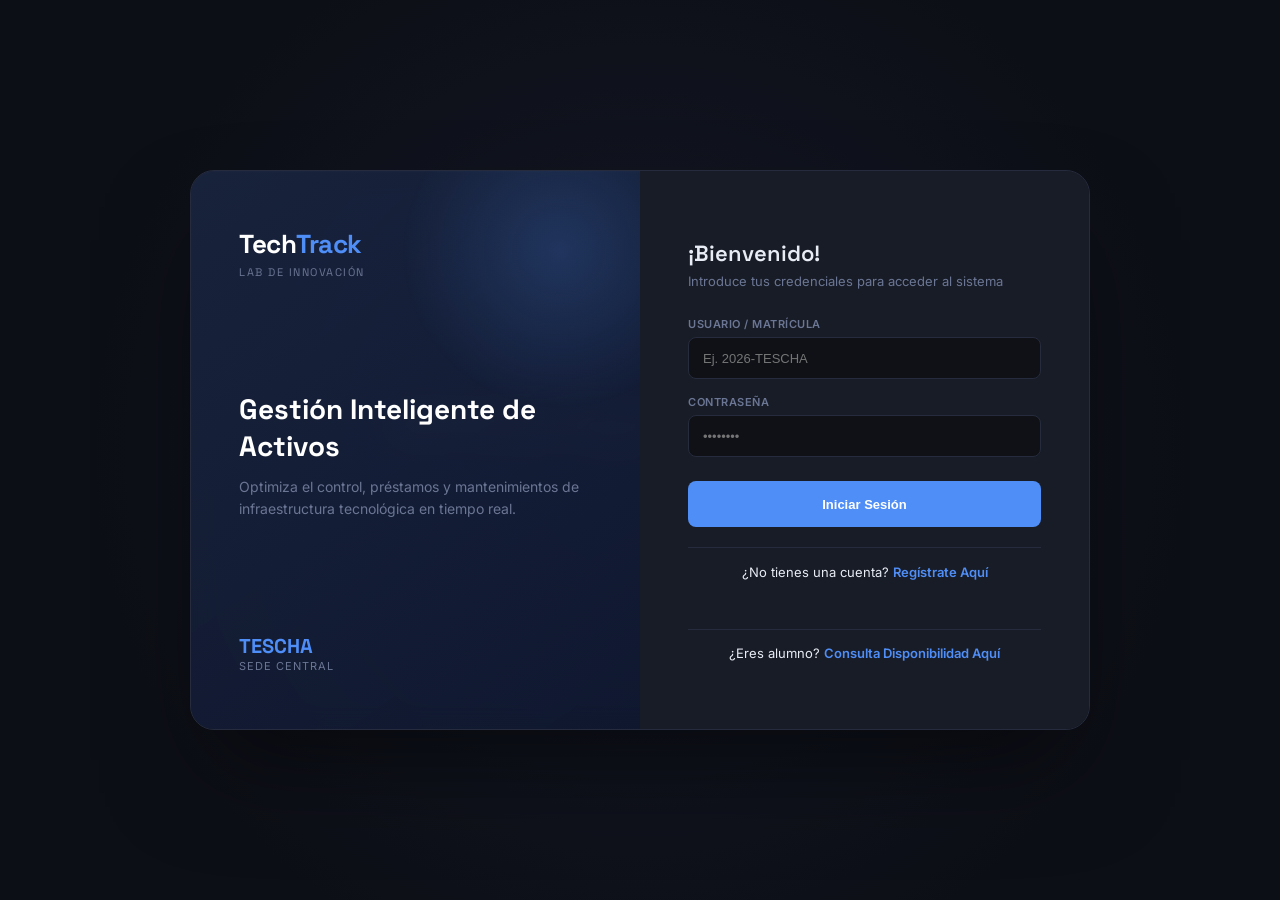
<file: frontend/vistas/login.html>
<!DOCTYPE html>
<html lang="es" data-theme="dark">
<head>
    <meta charset="UTF-8">
    <meta name="viewport" content="width=device-width, initial-scale=1.0">
    <title>TechTrack - Acceso al Sistema</title>
    
    <link rel="stylesheet" href="../css/variables.css">
    <link rel="stylesheet" href="../css/componentes.css">
    <link rel="stylesheet" href="../css/login.css">
    
    <style>
        /* Escenario de Fondo simulando el Kiosco difuminado para la experiencia inmersiva */
        .login-page-bg {
            background: radial-gradient(circle at center, #1b2030 0%, var(--bg) 70%);
            min-height: 100vh;
            display: flex;
            align-items: center;
            justify-content: center;
            overflow: hidden;
            perspective: 1200px;
        }

        /* Simulación estética del Kiosco de Alumnos que vive detrás del cristal */
        .kiosco-backdrop-simulation {
            position: absolute;
            inset: 0;
            display: flex;
            flex-direction: column;
            align-items: center;
            justify-content: center;
            z-index: 1;
            transform: scale(0.85);
            filter: blur(14px);
            opacity: 0.4;
            pointer-events: none;
            transition: transform 0.7s cubic-bezier(0.25, 1, 0.5, 1), filter 0.7s, opacity 0.7s;
        }

        /* Cuando el login es correcto, el fondo simulado se enfoca antes de saltar al panel */
        .kiosco-backdrop-simulation.enfocado {
            transform: scale(1);
            filter: blur(0px);
            opacity: 1;
        }
    </style>
</head>
<body class="login-page-bg">

    <div class="kiosco-backdrop-simulation" id="bg-simulation">
        <h1 style="font-family: var(--font-display); font-size: 40px; margin-bottom: 20px;">Biblioteca Digital de Hardware</h1>
        <div style="width: 400px; height: 40px; background: var(--surface); border: 2px solid var(--border); border-radius: 12px;"></div>
    </div>

    <div class="login-overlay" id="login-overlay">
        <div class="wrap" id="login-card">
            
            <div class="panel-left">
                <div class="brand">
                    <div class="brand-name">Tech<span>Track</span></div>
                    <div class="brand-sub">Lab de Innovación</div>
                </div>
                <div class="panel-copy">
                    <h2>Gestión Inteligente de Activos</h2>
                    <p>Optimiza el control, préstamos y mantenimientos de infraestructura tecnológica en tiempo real.</p>
                </div>
                <div class="stats">
                    <div>
                        <div class="stat-n">TESCHA</div>
                        <div class="stat-l">Sede Central</div>
                    </div>
                </div>
            </div>
            
            <div class="panel-right">
                <div id="vista-login">
                    <h3>¡Bienvenido!</h3>
                    <div class="sub">Introduce tus credenciales para acceder al sistema</div>
                    
                    <form id="formLogin" onsubmit="manejadorLogin(event)">
                        <div class="field">
                            <label for="usuario">Usuario / Matrícula</label>
                            <input type="text" id="usuario" placeholder="Ej. 2026-TESCHA" required autocomplete="username">
                        </div>
                        <div class="field">
                            <label for="password">Contraseña</label>
                            <input type="password" id="password" placeholder="••••••••" required autocomplete="current-password">
                        </div>
                        
                        <button type="submit" class="btn btn-primary" id="btnLogin" style="width: 100%; height: 46px; margin-top: 8px;">
                            <span>Iniciar Sesión</span>
                        </button>
                    </form>

                    <div class="public-access" style="margin-top: 20px;">
                        ¿No tienes una cuenta? <a href="#" onclick="conmutarVistasAuth(event, 'registro')">Regístrate Aquí</a>
                    </div>
                </div>

                <div id="vista-registro" style="display: none;">
                    <h3>Crear Cuenta</h3>
                    <div class="sub">Regístrate para solicitar acceso como operador técnico</div>
                    
                    <form id="formRegistro" onsubmit="manejadorRegistro(event)">
                        <div class="field">
                            <label for="reg-nombre">Nombre Completo</label>
                            <input type="text" id="reg-nombre" placeholder="Ej. Gerardo Silva" required autocomplete="name">
                        </div>
                        <div class="field">
                            <label for="reg-usuario">Usuario / Matrícula / Correo</label>
                            <input type="text" id="reg-usuario" placeholder="Ej. gsilva@tescha.edu.mx" required autocomplete="username">
                        </div>
                        <div class="field">
                            <label for="reg-password">Contraseña</label>
                            <input type="password" id="reg-password" placeholder="Mínimo 6 caracteres" required autocomplete="new-password">
                        </div>
                        
                        <button type="submit" class="btn btn-primary" id="btnRegistro" style="width: 100%; height: 46px; margin-top: 8px;">
                            <span>Solicitar Registro</span>
                        </button>
                    </form>

                    <div class="public-access" style="margin-top: 20px;">
                        ¿Ya tienes cuenta? <a href="#" onclick="conmutarVistasAuth(event, 'login')">Inicia Sesión</a>
                    </div>
                </div>
                
                <div class="msg" id="msg"></div>
                
                <div class="public-access" style="margin-top: 15px; border-top: 1px solid var(--border); padding-top: 15px;">
                    ¿Eres alumno? <a href="index.html">Consulta Disponibilidad Aquí</a>
                </div>
            </div>

        </div>
    </div>

    <script src="../js/auth.js"></script>
</body>
</html>
</file>
<file: frontend/css/variables.css>
/* =========================================================================
   1. IMPORTACIÓN DE FUENTES NUCLEARES (Google Fonts)
   ========================================================================= */
@import url('https://fonts.googleapis.com/css2?family=Inter:wght@400;500;600;700&family=Space+Grotesk:wght@500;600;700&display=swap');

/* =========================================================================
   2. RESETEO UNIVERSAL Y CONFIGURACIÓN DE CAJA (Box Sizing)
   ========================================================================= */
*, *::before, *::after {
    box-sizing: border-box;
    margin: 0;
    padding: 0;
}

/* =========================================================================
   3. CONFIGURACIÓN DEL DESIGN SYSTEM (Diseño por Variables)
   ========================================================================= */
:root, html[data-theme="dark"] {
    /* Paleta Cyber-Tech (Fondo Oscuro por Defecto - Estilo Institucional TESCHA) */
    --bg: #0f1117;
    --surface: #181c27; 
    --border: #262c3d;
    --accent: #4f8ef7; 
    --accent-dim: rgba(79, 142, 247, 0.08);
    --text: #e8ecf4; 
    --muted: #6b7694;
    
    /* Estados Alerta / Semánticos */
    --danger: #f25f5c; 
    --success: #43d98f; 
    --warn: #f5a623;
    --info: #22d3ee;
    
    /* Efectos, Sombras y Bordes */
    --shadow-main: rgba(0, 0, 0, 0.5);
    --shadow-glow: rgba(79, 142, 247, 0.15);
    --border-radius-sm: 6px;
    --border-radius-md: 8px;
    --border-radius-lg: 12px;
    --border-radius-xl: 14px;
    
    /* Definición Tipográfica */
    --font-main: 'Inter', system-ui, -apple-system, sans-serif;
    --font-display: 'Space Grotesk', system-ui, -apple-system, sans-serif;
    
    /* Transición Global de Temas */
    --theme-transition: background-color 0.3s ease, border-color 0.3s ease, color 0.3s ease, box-shadow 0.3s ease;
}

html[data-theme="light"] {
    /* Paleta Tech-Light (Modo Claro Adaptado) */
    --bg: #f4f6fa; 
    --surface: #ffffff; 
    --border: #ced6e3;
    --accent: #2575fc; 
    --accent-dim: rgba(37, 117, 252, 0.08);
    --text: #1e2530; 
    --muted: #707e94;
    
    /* Estados Alerta adaptados para fondo claro */
    --danger: #e14d4a;
    --success: #2ca669;
    --warn: #d98216;
    --info: #0891b2;
    
    /* Efectos y Sombras */
    --shadow-main: rgba(0, 0, 0, 0.06);
    --shadow-glow: rgba(37, 117, 252, 0.05);
}

/* =========================================================================
   4. ASIGNACIÓN ASOCIATIVA GLOBAL
   ========================================================================= */
html {
    font-family: var(--font-main);
    background-color: var(--bg);
    color: var(--text);
    -webkit-font-smoothing: antialiased;
    -moz-osx-font-smoothing: grayscale;
    min-height: 100vh;
    overflow-y: auto;
    scrollbar-width: thin;
    scrollbar-color: var(--border) var(--bg);
    transition: var(--theme-transition);
}

body {
    background-color: var(--bg);
    color: var(--text);
    transition: var(--theme-transition);
}
</file>
<file: frontend/css/componentes.css>
/* =========================================================================
   1. PERSONALIZACIÓN DEL SCROLLBAR GLOBAL
   ========================================================================= */
::-webkit-scrollbar {
    width: 10px;
    height: 10px;
}

::-webkit-scrollbar-track {
    background: var(--bg);
}

::-webkit-scrollbar-thumb {
    background: var(--border);
    border-radius: var(--border-radius-sm);
    border: 2px solid var(--bg);
}

::-webkit-scrollbar-thumb:hover {
    background: var(--accent);
}

/* =========================================================================
   2. CONTENEDORES ESTRUCTURALES DE SUB-VISTAS (SPA)
   ========================================================================= */
.app-container {
    min-height: 100vh;
    display: flex;
    flex-direction: column;
}

/* Contenedor principal donde se inyectan los fragmentos HTML */
.main-content {
    flex: 1;
    max-width: 1400px;
    width: 100%;
    margin: 64px auto 0 auto; /* Previene solapamiento con la Navbar fija */
    padding: 32px 24px 40px 24px;
    box-sizing: border-box;
    transition: var(--theme-transition);
}

/* Bloques o Tarjetas contenedoras dentro de las vistas */
.section { 
    background: var(--surface); 
    border: 1px solid var(--border); 
    border-radius: var(--border-radius-lg); 
    padding: 24px; 
    box-sizing: border-box;
    box-shadow: 0 4px 12px var(--shadow-main);
    transition: var(--theme-transition);
}

.section-title { 
    font-family: var(--font-display, sans-serif); 
    font-size: 15px; 
    font-weight: 600;
    color: var(--text);
    margin-bottom: 16px;
}

/* Encabezados de Página Dinámicos */
.page-header-block {
    margin-bottom: 24px;
    display: flex;
    justify-content: space-between;
    align-items: center;
    flex-wrap: wrap;
    gap: 16px;
}

.page-title { 
    font-family: var(--font-display, sans-serif); 
    font-size: 24px; 
    font-weight: 700; 
    margin: 0 0 4px 0; 
    color: var(--text);
}

.page-sub { 
    font-size: 13px; 
    color: var(--muted); 
    margin: 0;
}

/* Layout de Controladores y Filtros (Inventario / Logs) */
.filters-layout {
    display: flex;
    gap: 16px;
    flex-wrap: wrap;
    align-items: center;
    justify-content: space-between;
    width: 100%;
}

.filters-layout .search-wrapper {
    flex: 1;
    min-width: 280px;
}

.filters-layout .actions-wrapper {
    display: flex;
    gap: 12px;
    flex-wrap: wrap;
    align-items: center;
}

/* =========================================================================
   3. ELEMENTOS DE INTERFAZ (Botones, Tablas y Campos)
   ========================================================================= */
/* Botones Nucleares */
.btn {
    display: inline-flex;
    align-items: center;
    justify-content: center;
    gap: 8px;
    height: 40px;
    padding: 0 18px; /* Cambiado a height + padding lateral para consistencia de cajas */
    border-radius: var(--border-radius-md);
    font-size: 13px;
    font-weight: 600;
    cursor: pointer;
    border: 1px solid transparent;
    box-sizing: border-box;
    transition: all 0.2s ease, var(--theme-transition);
}

.btn:active { transform: scale(0.98); }
.btn:disabled { opacity: 0.5; cursor: not-allowed; }

.btn-primary { 
    background: var(--accent); 
    color: #ffffff;
}
.btn-primary:hover { opacity: 0.9; }

.btn-secondary {
    background: rgba(255, 255, 255, 0.05);
    border: 1px solid var(--border);
    color: var(--text);
}
.btn-secondary:hover {
    background: rgba(255, 255, 255, 0.1);
    border-color: var(--accent);
}

.btn-sm { 
    padding: 0 12px; 
    font-size: 12px; 
    height: 32px; 
    border-radius: var(--border-radius-sm);
}

.btn-success { 
    background: rgba(67, 217, 143, 0.1); 
    color: var(--success);
    border-color: rgba(67, 217, 143, 0.2);
}
.btn-success:hover { background: rgba(67, 217, 143, 0.2); }

.btn-danger { 
    background: rgba(242, 95, 92, 0.1); 
    color: var(--danger);
    border-color: rgba(242, 95, 92, 0.2);
}
.btn-danger:hover { background: rgba(242, 95, 92, 0.2); }

.btn-cancel { 
    background: transparent; 
    border-color: var(--border); 
    color: var(--muted);
}
.btn-cancel:hover {
    background: var(--bg);
    color: var(--text);
}

/* Tablas Normalizadas y Contenedores */
.table-responsive {
    width: 100%;
    overflow-x: auto;
    -webkit-overflow-scrolling: touch;
}

table { 
    width: 100%;
    border-collapse: collapse; 
    font-size: 13px; 
}

th { 
    text-align: left; 
    padding: 12px; 
    color: var(--muted); 
    font-size: 11px; 
    text-transform: uppercase;
    letter-spacing: .8px;
    border-bottom: 1px solid var(--border); 
}

td { 
    padding: 14px 12px; 
    border-bottom: 1px solid var(--border);
    color: var(--text); 
    transition: var(--theme-transition);
}

tr:last-child td { border-bottom: none; }
tr:hover td { background: var(--accent-dim); }
td.text-right, th.text-right { text-align: right; }

/* Tipografía monoespaciada para hashes, IPs o Marcas de Tiempo */
td.text-mono {
    font-family: 'Courier New', Courier, monospace;
    font-size: 12px;
}

/* Badges Semánticos Universales (Normalizados con tus estados de hardware) */
.badge { 
    display: inline-flex; 
    align-items: center;
    gap: 6px;
    padding: 4px 10px; 
    border-radius: 12px; /* Estilo píldora estético */
    font-size: 11px;
    font-weight: 700; 
    text-transform: uppercase; 
    letter-spacing: 0.5px;
    border: 1px solid transparent;
}

.badge.activo, .badge.prestamo, .badge.prestado { 
    background: rgba(79, 142, 247, 0.12);
    color: var(--accent); 
    border-color: rgba(79, 142, 247, 0.15);
}

.badge.devuelto, .badge.retorno, .badge.disponible { 
    background: rgba(67, 217, 143, 0.12);
    color: var(--success); 
    border-color: rgba(67, 217, 143, 0.15);
}

.badge.vencido, .badge.baja { 
    background: rgba(242, 95, 92, 0.12);
    color: var(--danger); 
    border-color: rgba(242, 95, 92, 0.15);
}

.badge.alta, .badge.modificacion, .badge.mantenimiento, .badge.pendiente { 
    background: rgba(245, 166, 35, 0.12);
    color: var(--warn); 
    border-color: rgba(245, 166, 35, 0.15);
}

.loading { 
    color: var(--muted); 
    font-size: 13px; 
    text-align: center;
    padding: 44px; 
}

/* =========================================================================
   4. CAPAS SUPERPUESTAS Y MODALES (Modals & Overlays)
   ========================================================================= */
.overlay {
    display: none;
    position: fixed;
    inset: 0;
    background: rgba(10, 14, 23, 0.7);
    backdrop-filter: blur(8px);
    -webkit-backdrop-filter: blur(8px);
    z-index: 2000;
    align-items: center;
    justify-content: center;
    opacity: 0;
    padding: 20px;
    box-sizing: border-box;
    transition: opacity 0.2s ease;
}

.overlay.show { 
    display: flex; 
    opacity: 1;
}

.modal { 
    background: var(--surface);
    border: 1px solid var(--border); 
    border-radius: var(--border-radius-xl); 
    padding: 32px; 
    width: 100%; 
    max-width: 540px; /* Ajustado para soportar layouts de 2 columnas cómodamente */
    box-sizing: border-box; 
    box-shadow: 0 30px 60px -15px var(--shadow-main);
    transition: var(--theme-transition);
    animation: modalDesplazar 0.3s cubic-bezier(0.25, 1, 0.5, 1);
}

.modal-header {
    display: flex;
    justify-content: space-between;
    align-items: center;
    margin-bottom: 24px;
}

.modal h3 { 
    font-family: var(--font-display, sans-serif);
    font-size: 20px;
    font-weight: 600;
    margin: 0; 
    color: var(--text);
}

/* Inputs Normalizados dentro de Formularios y Modales */
.field { 
    margin-bottom: 16px;
    display: flex;
    flex-direction: column;
}

.field label { 
    display: block; 
    font-size: 11px; 
    color: var(--muted); 
    text-transform: uppercase; 
    letter-spacing: .5px; 
    margin-bottom: 6px;
    font-weight: 600;
}

.field input, .field select, .field textarea { 
    width: 100%; 
    height: 42px; /* Normalización simétrica de altura para inputs y selects */
    background: var(--bg); 
    border: 1px solid var(--border);
    border-radius: var(--border-radius-md); 
    padding: 8px 14px; 
    color: var(--text);
    font-size: 13px; 
    outline: none; 
    box-sizing: border-box; 
    transition: border-color 0.2s ease, box-shadow 0.2s ease, var(--theme-transition);
}

.field textarea {
    height: auto; /* Permite que los textareas crezcan libremente */
}

.field input:focus, .field select:focus, .field textarea:focus { 
    border-color: var(--accent); 
    box-shadow: 0 0 0 3px var(--accent-dim);
}

.field select option { 
    background: var(--surface); 
    color: var(--text);
}

/* Clases auxiliares para retículas de formularios (Layouts internos) */
.field-grid-2 {
    display: grid;
    grid-template-columns: 1fr 1fr;
    gap: 16px;
}

.modal-actions { 
    display: flex;
    gap: 12px; 
    justify-content: flex-end; 
    margin-top: 24px; 
    border-top: 1px solid var(--border);
    padding-top: 20px;
}

/* =========================================================================
   5. ANIMACIONES Y CONTROL DE VISIBILIDAD (Ajustes finales)
   ========================================================================= */
@keyframes modalDesplazar {
    from {
        opacity: 0;
        transform: translateY(15px) scale(0.98);
    }
    to {
        opacity: 1;
        transform: translateY(0) scale(1);
    }
}

.hidden {
    display: none !important;
}

/* Adaptación responsive global */
@media (max-width: 768px) {
    .filters-layout {
        flex-direction: column;
        align-items: stretch;
    }
    .filters-layout .search-wrapper, .filters-layout .actions-wrapper {
        width: 100%;
    }
    .filters-layout .actions-wrapper .btn, .filters-layout .actions-wrapper select {
        flex: 1;
    }
    .field-grid-2 {
        grid-template-columns: 1fr;
        gap: 0;
    }
    .modal {
        padding: 20px;
    }
}
</file>
<file: frontend/css/login.css>
/* ==========================================================================
   1. CONTROL DE CAPAS (OVERLAY 3D + GLASSMORPHISM)
   ========================================================================== */
.login-overlay {
    position: fixed;
    inset: 0;
    background: rgba(10, 14, 23, 0.4) !important; /* Capa translúcida espacial */
    z-index: 1000;
    display: flex;
    align-items: center;
    justify-content: center;
    padding: 20px;
    box-sizing: border-box;
    /* Transición fluida de desvanecimiento tridimensional */
    transition: opacity 0.6s cubic-bezier(0.25, 1, 0.5, 1), visibility 0.6s cubic-bezier(0.25, 1, 0.5, 1);
    opacity: 1;
    visibility: visible;
}

/* ESTADO ANIMADO: El cristal se proyecta hacia adelante y se desvanece */
.login-overlay.app-revelada {
    opacity: 0 !important;
    visibility: hidden !important;
    pointer-events: none;
}

.login-overlay.app-revelada .wrap {
    transform: scale(1.35) rotateX(10deg);
    filter: blur(4px);
}

/* Contenedor adaptado a Cristal Esmerilado usando variables globales */
.wrap {
    display: grid;
    grid-template-columns: 1fr 1fr;
    width: 100%;
    max-width: 900px;
    min-height: 560px;
    border-radius: 24px;
    overflow: hidden;
    
    /* EFECTO CRISTAL (Glassmorphism Adaptativo Nucleado) */
    background: rgba(255, 255, 255, 0.02); 
    backdrop-filter: blur(12px) saturate(180%); 
    -webkit-backdrop-filter: blur(12px) saturate(180%);
    
    border: 1px solid var(--border);
    box-shadow: 0 50px 100px -20px var(--shadow-main), 
                inset 0 1px 2px rgba(255, 255, 255, 0.1);
    
    /* Transición de escala y transformaciones tridimensionales */
    transition: transform 0.6s cubic-bezier(0.25, 1, 0.5, 1), filter 0.6s;
    transform: scale(1) rotateX(0deg);
}

/* Optimización para que el cristal no se lave ni pierda contraste en Modo Claro */
html[data-theme="light"] .wrap {
    background: rgba(255, 255, 255, 0.45);
    border: 1px solid rgba(0, 0, 0, 0.08);
    backdrop-filter: blur(16px) saturate(140%);
    -webkit-backdrop-filter: blur(16px) saturate(140%);
}

/* ==========================================================================
   2. ESTILOS DE PANELES (Izquierdo Corporativo y Derecho de Formulario)
   ========================================================================== */
.panel-left {
    background: linear-gradient(145deg, rgba(26, 37, 64, 0.85) 0%, rgba(15, 24, 48, 0.9) 100%);
    padding: 56px 48px;
    display: flex;
    flex-direction: column;
    justify-content: space-between;
    position: relative;
    overflow: hidden;
}

html[data-theme="light"] .panel-left {
    background: linear-gradient(145deg, #1e3a8a 0%, #0f172a 100%);
}

/* Resplandor orbital interno del panel izquierdo */
.panel-left::before {
    content: '';
    position: absolute;
    width: 320px; 
    height: 320px;
    border-radius: 50%;
    background: radial-gradient(circle, rgba(79, 142, 247, 0.2) 0%, transparent 70%);
    top: -80px; 
    right: -80px;
    pointer-events: none;
}

.brand { 
    font-family: var(--font-display), sans-serif; 
}

/* Forzado de contraste claro en textos sobre el gradiente oscuro del panel lateral */
html[data-theme="light"] .panel-left .brand-name,
html[data-theme="light"] .panel-left .panel-copy h2,
html[data-theme="light"] .panel-left .stat-n {
    color: #ffffff;
}

.brand-name { font-size: 26px; font-weight: 700; letter-spacing: -0.5px; color: #ffffff; }
.brand-name span { color: var(--accent); }
.brand-sub { font-size: 11px; color: var(--muted); margin-top: 4px; letter-spacing: 1.5px; text-transform: uppercase; }

.panel-copy { z-index: 1; color: #ffffff; }
.panel-copy h2 { font-family: var(--font-display), sans-serif; font-size: 28px; font-weight: 700; line-height: 1.3; margin-bottom: 12px; }
.panel-copy p { font-size: 14px; color: var(--muted); line-height: 1.6; }

.stats { display: flex; gap: 24px; z-index: 1; }
.stat-n { font-family: var(--font-display), sans-serif; font-size: 20px; font-weight: 700; color: var(--accent); }
.stat-l { font-size: 11px; color: var(--muted); text-transform: uppercase; letter-spacing: 1px; }

.panel-right {
    background: var(--surface);
    padding: 56px 48px;
    display: flex;
    flex-direction: column;
    justify-content: center;
    transition: var(--theme-transition);
}

.panel-right h3 { font-family: var(--font-display), sans-serif; font-size: 22px; font-weight: 600; margin-bottom: 6px; color: var(--text); }
.panel-right .sub { font-size: 13px; color: var(--muted); margin-bottom: 28px; }

/* ==========================================================================
   3. FEEDBACK VISUAL Y COMPLEMENTOS
   ========================================================================== */
/* Mensajes dinámicos de respuesta del servidor */
.msg { 
    font-size: 13px; 
    margin-top: 14px; 
    text-align: center; 
    min-height: 20px; 
    font-weight: 500;
}
.msg.error { color: var(--danger); }
.msg.ok { color: var(--success); }

.hint { font-size: 11px; color: var(--muted); margin-top: 20px; text-align: center; line-height: 1.6; }
.hint code { background: var(--bg); padding: 2px 6px; border-radius: 4px; font-size: 11px; color: var(--text); border: 1px solid var(--border); }

.public-access {
    margin-top: 24px;
    text-align: center;
    font-size: 13px;
    border-top: 1px solid var(--border);
    padding-top: 16px;
}
.public-access a { color: var(--accent); text-decoration: none; font-weight: 600; }
.public-access a:hover { text-decoration: underline; }

/* ==========================================================================
   4. OPTIMIZACIÓN RESPONSIVA (Mobile Responsive)
   ========================================================================== */
@media (max-width: 768px) {
    .wrap { grid-template-columns: 1fr; min-height: auto; max-width: 440px; }
    .panel-left { display: none; }
    .panel-right { padding: 40px 24px; }
}
</file>
